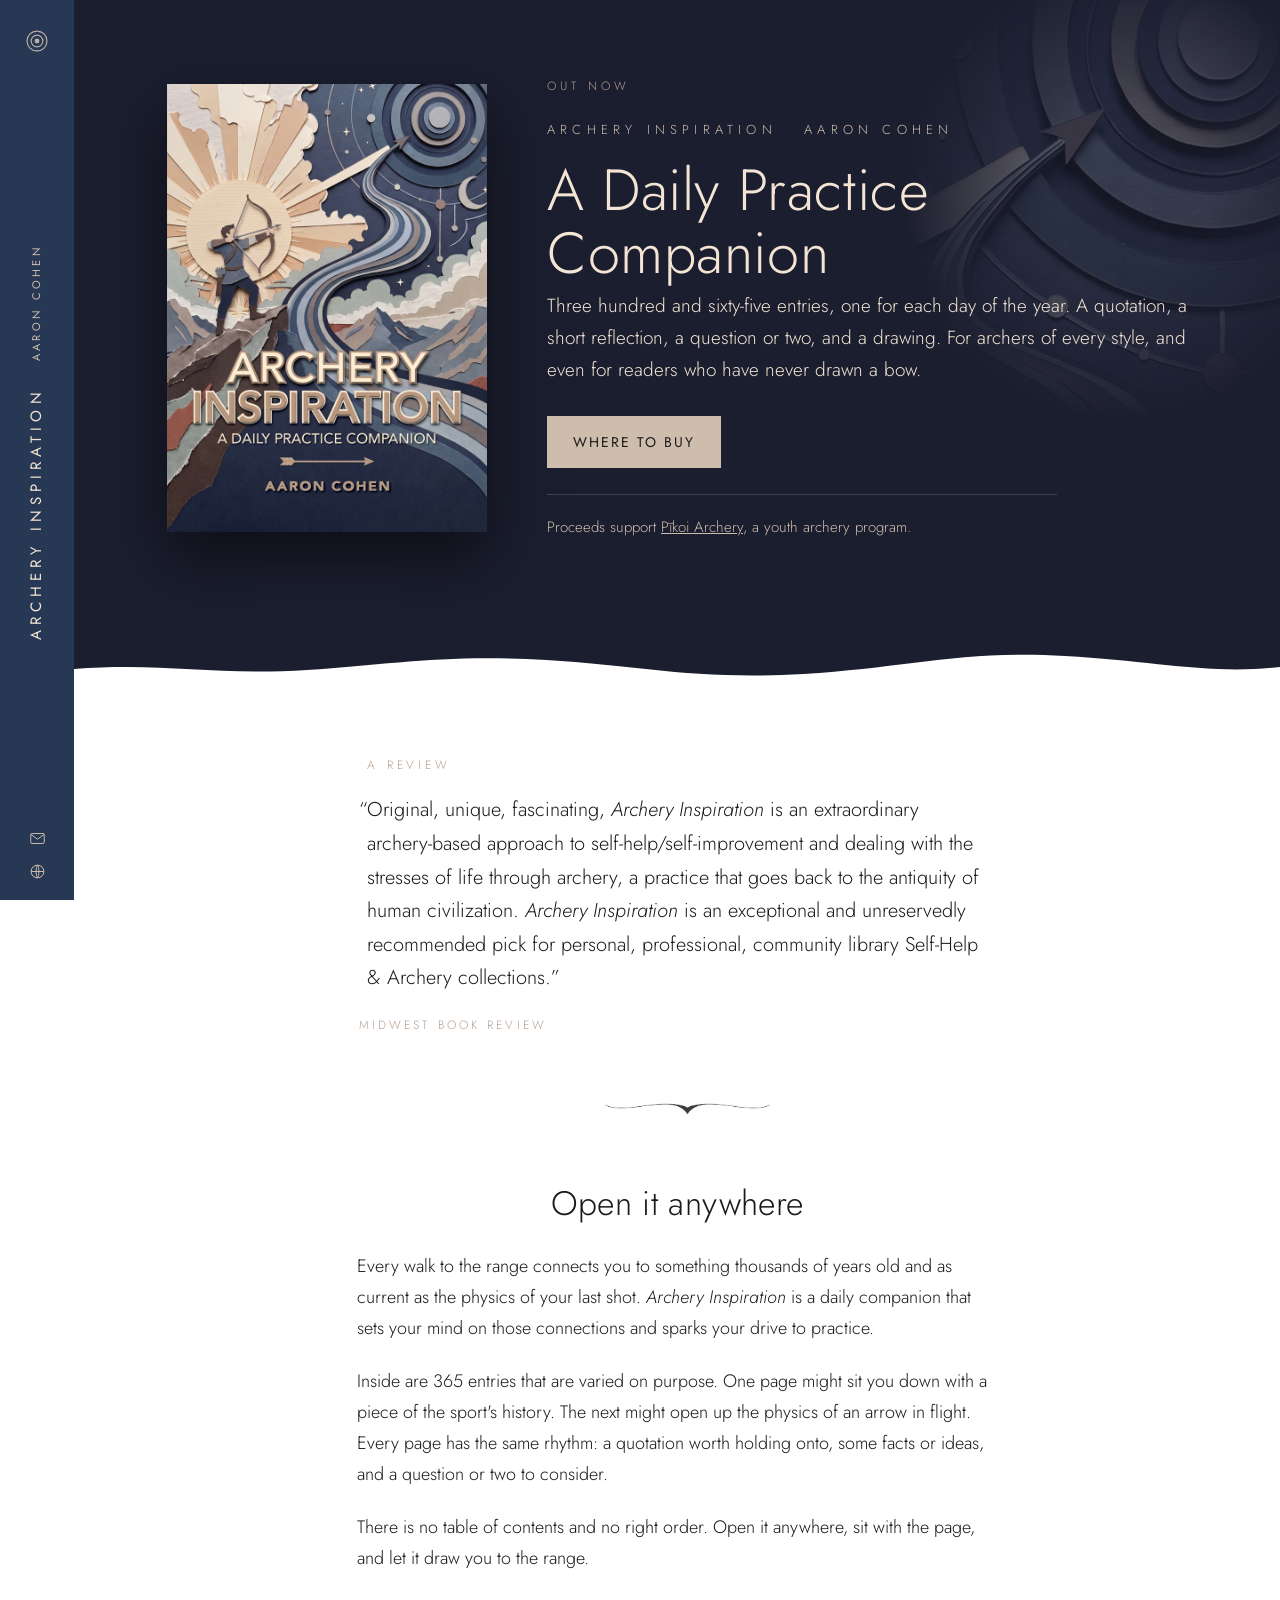
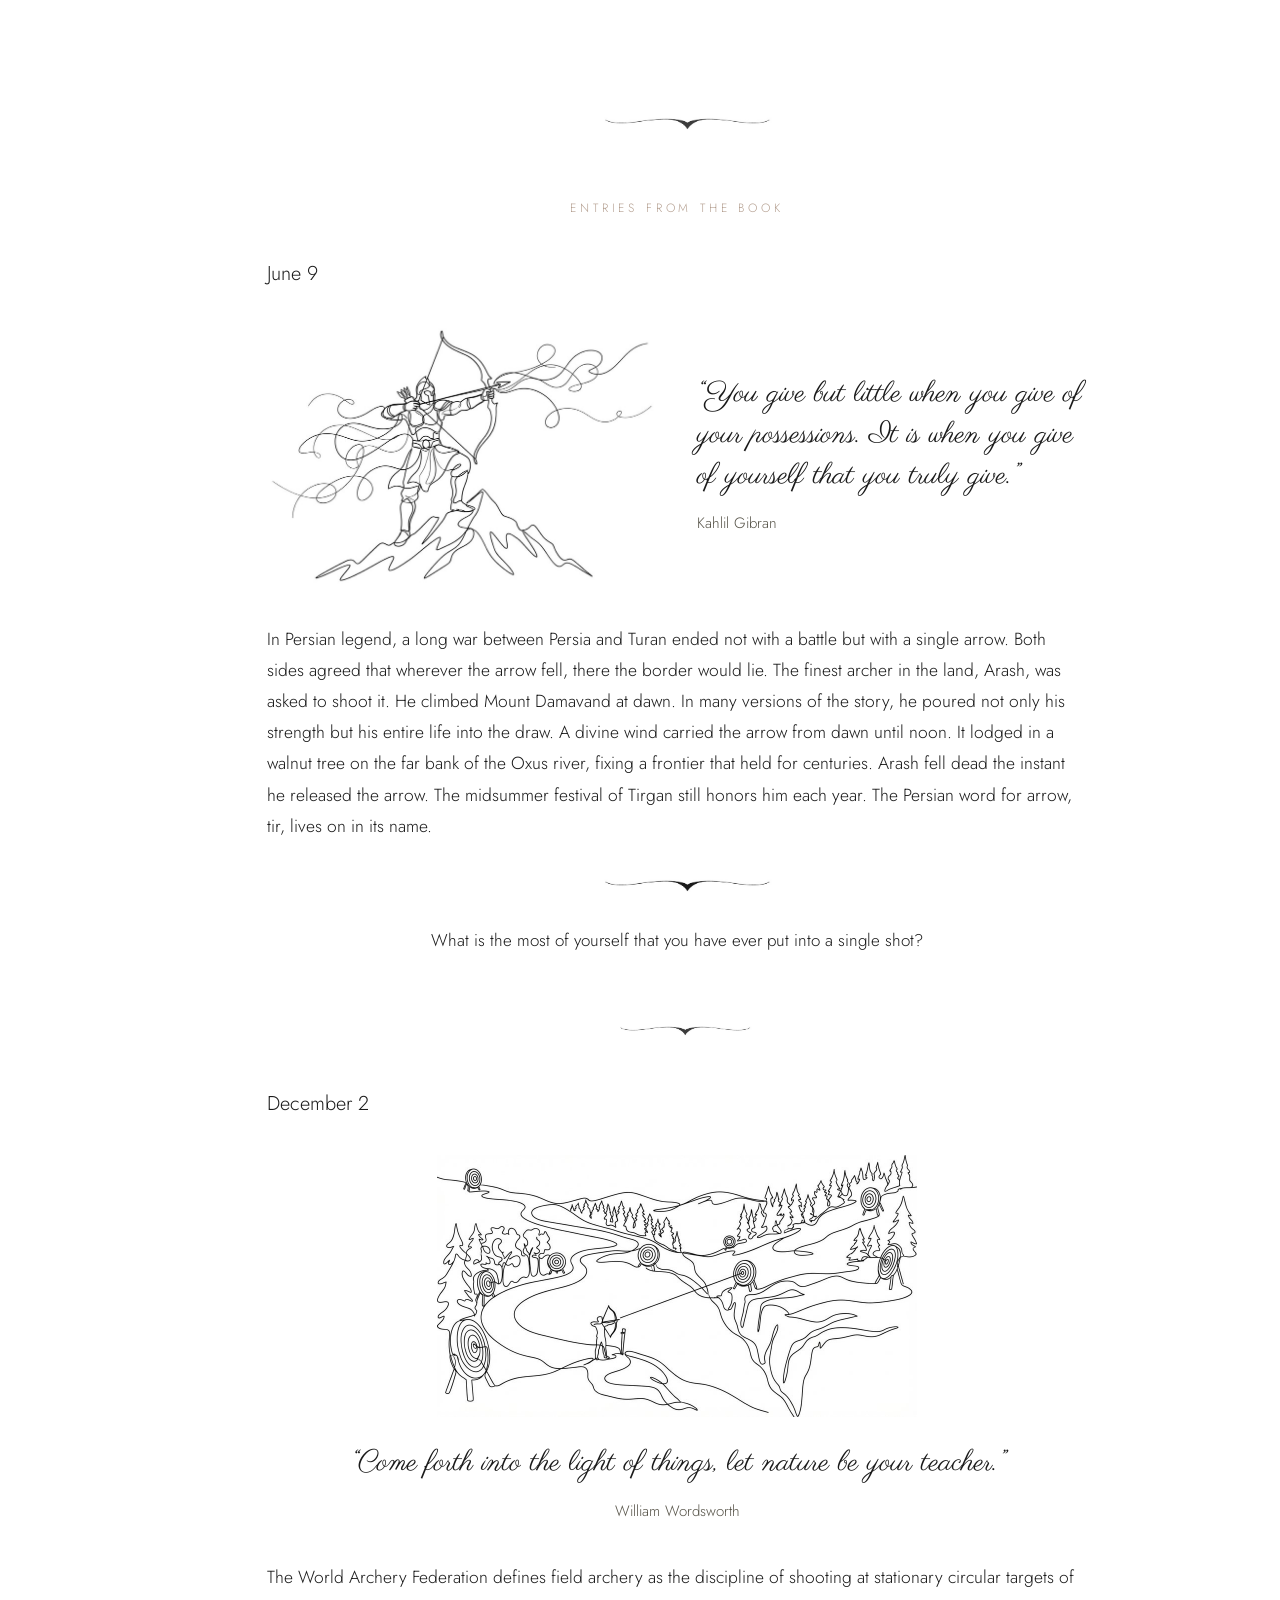
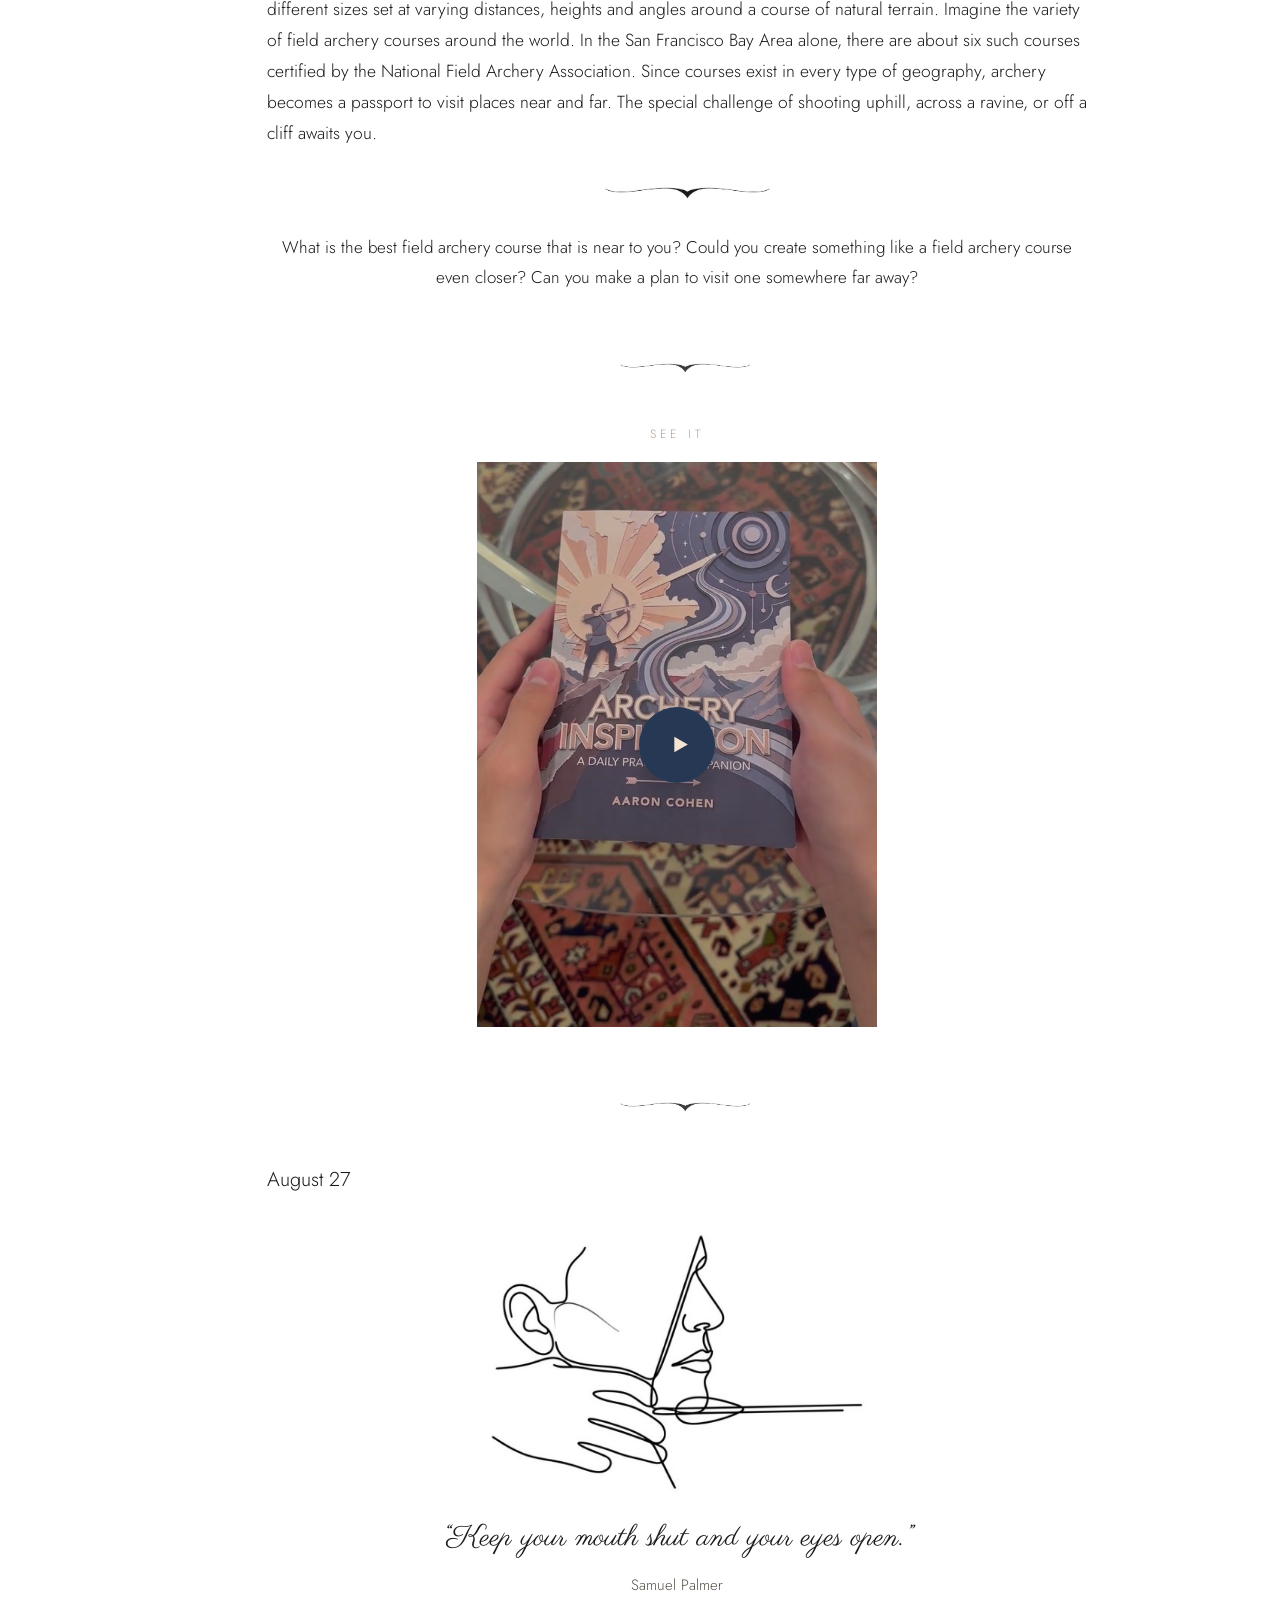
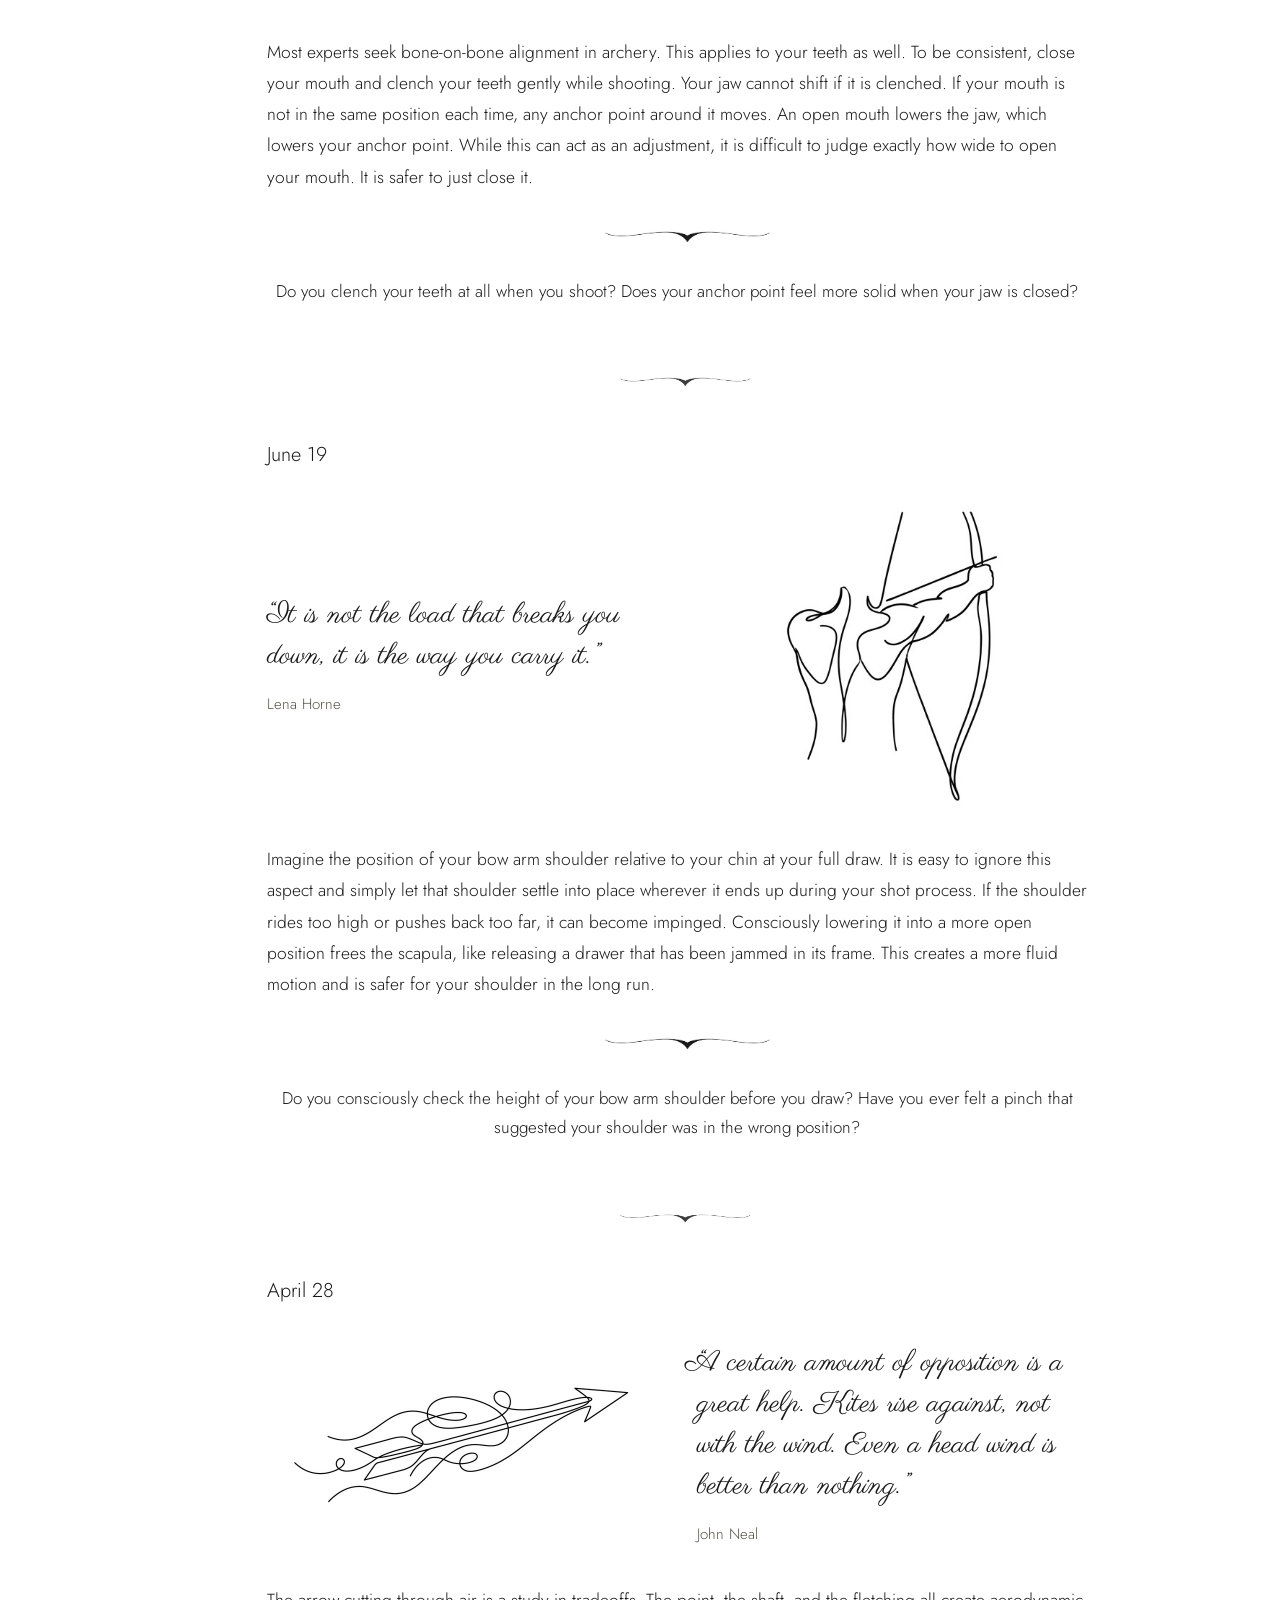
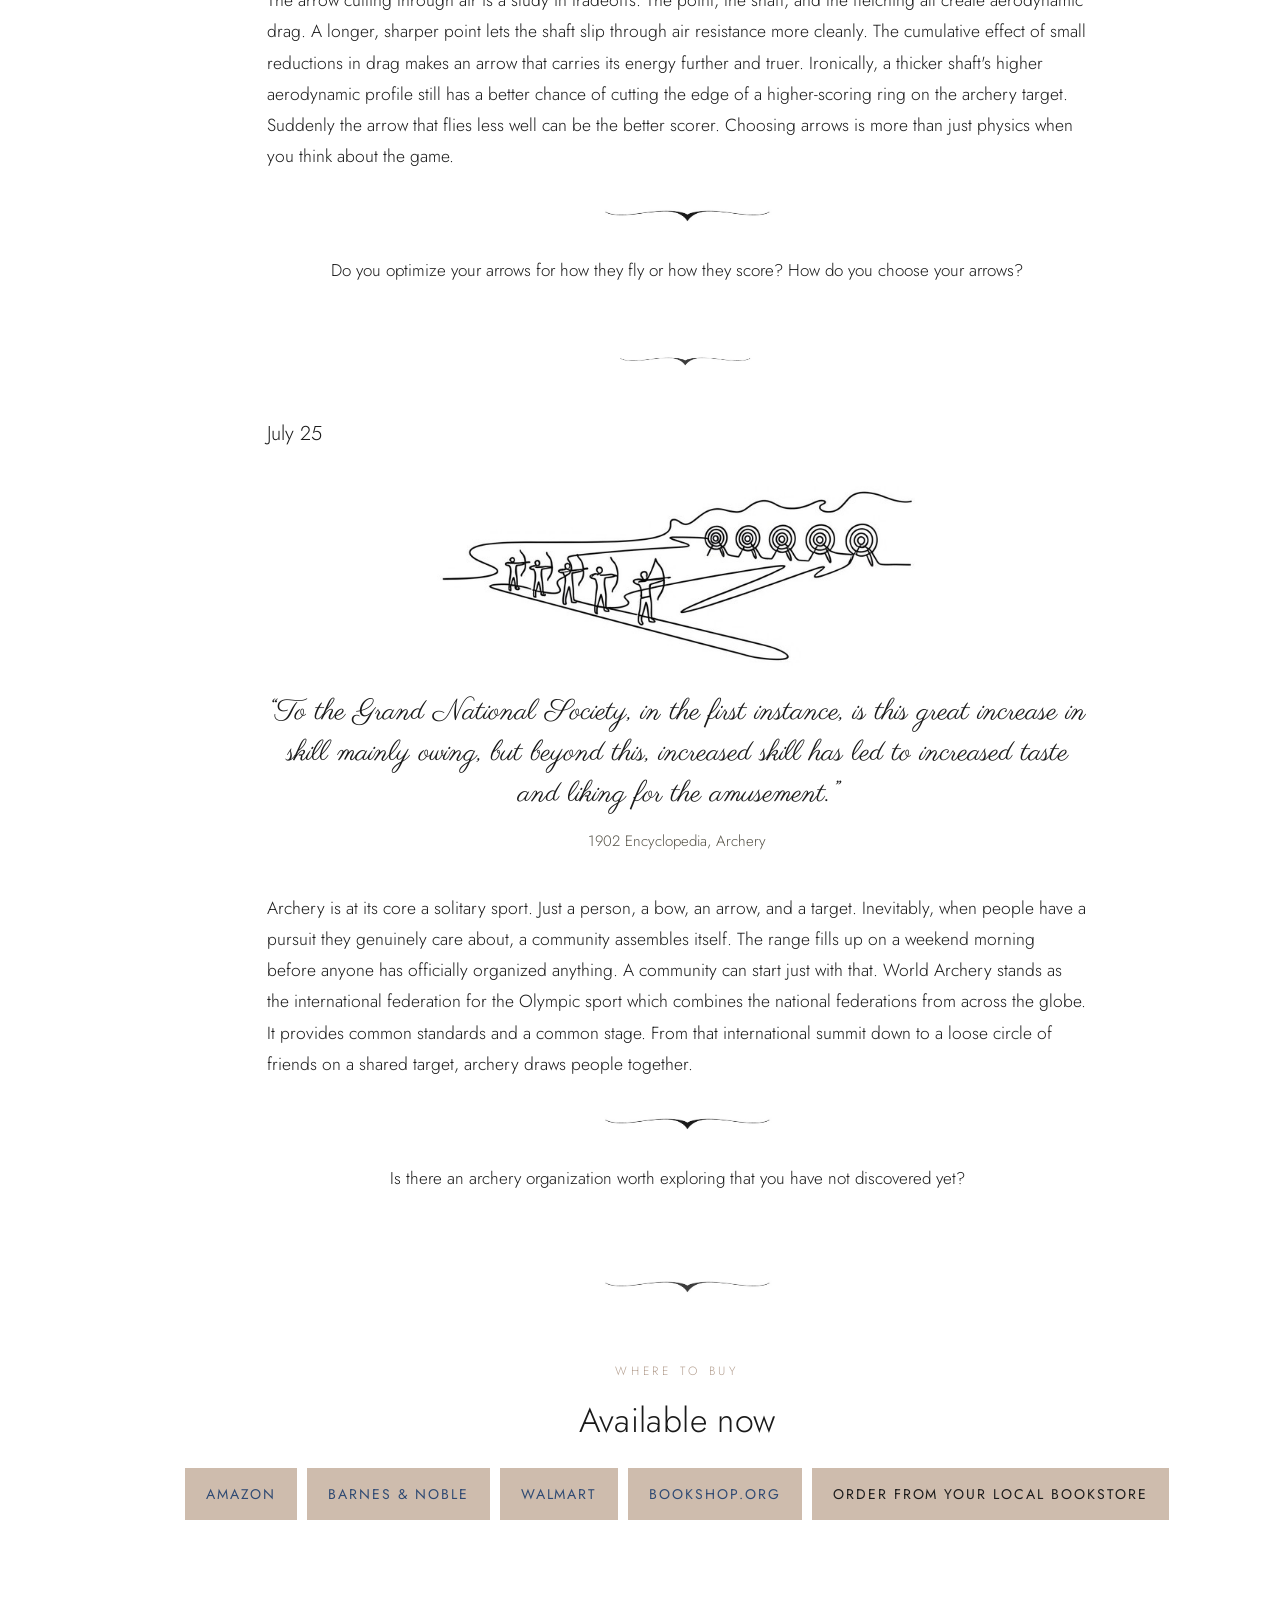
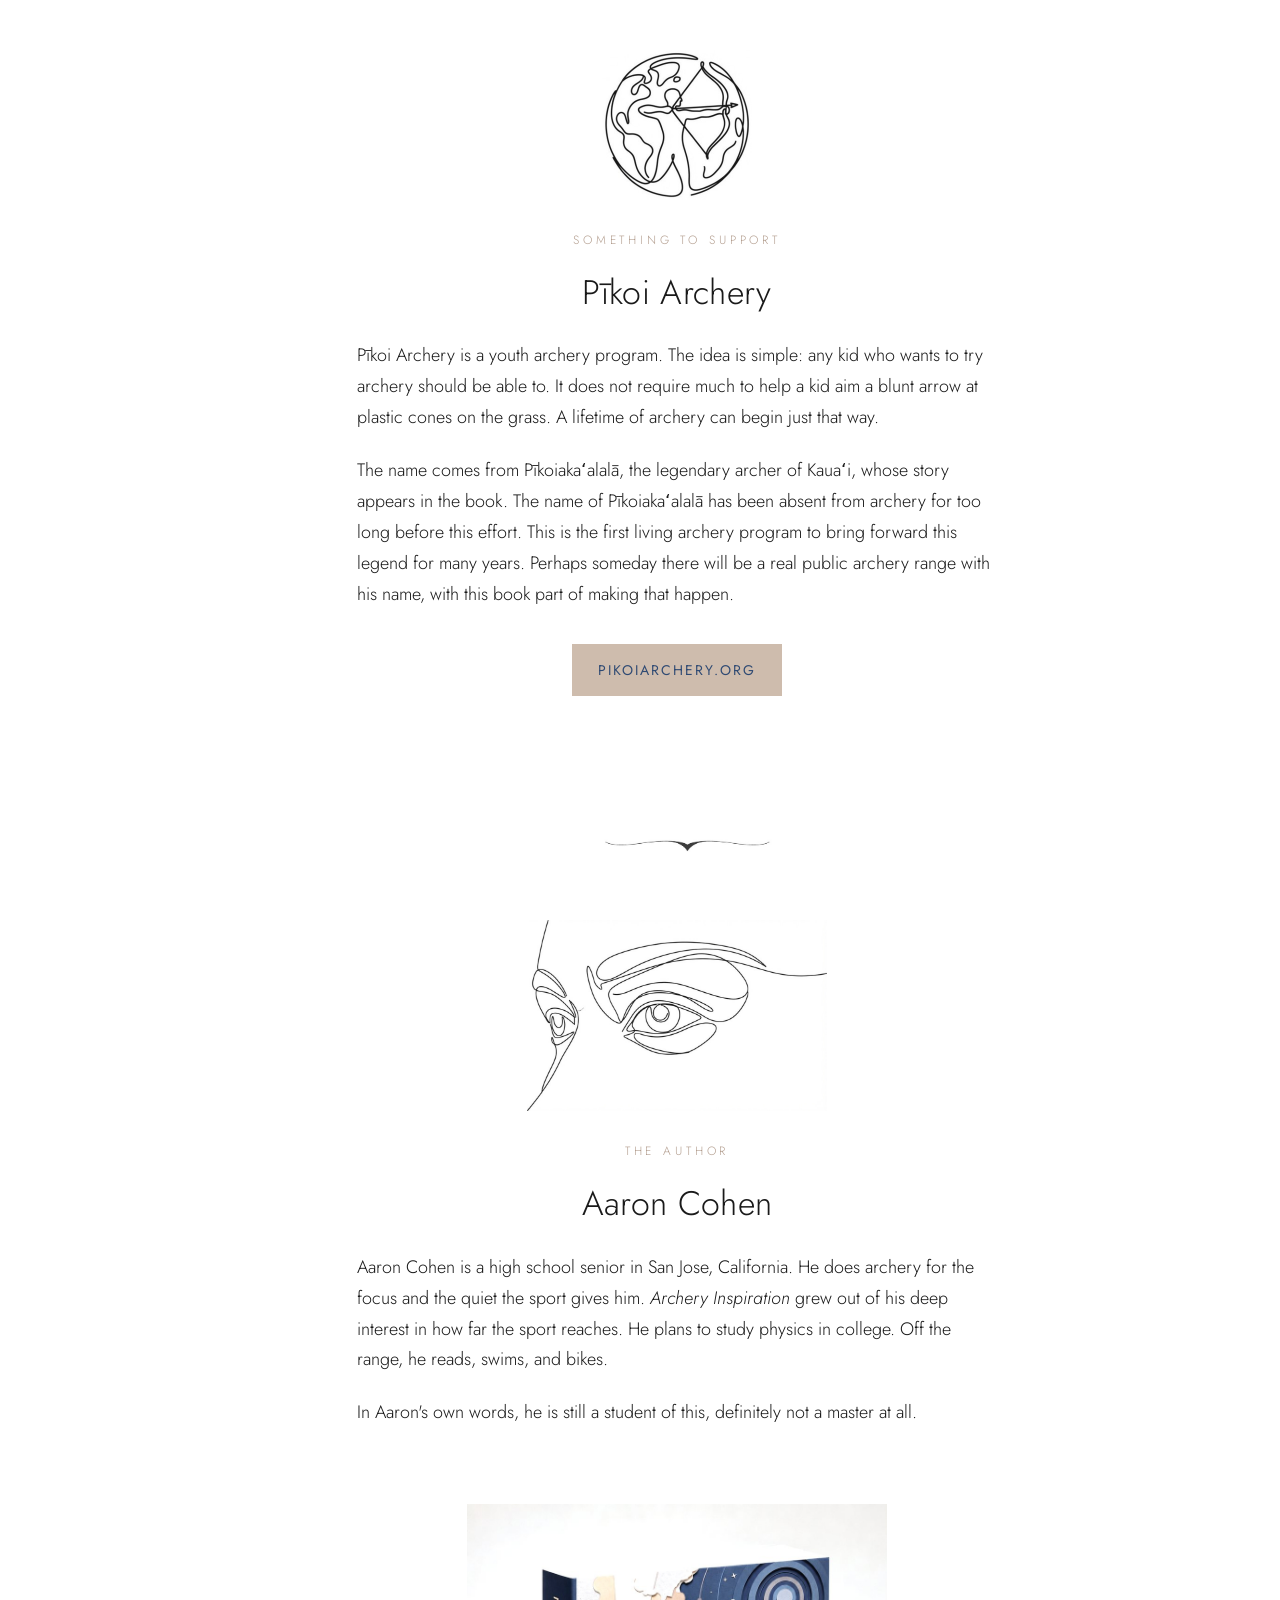
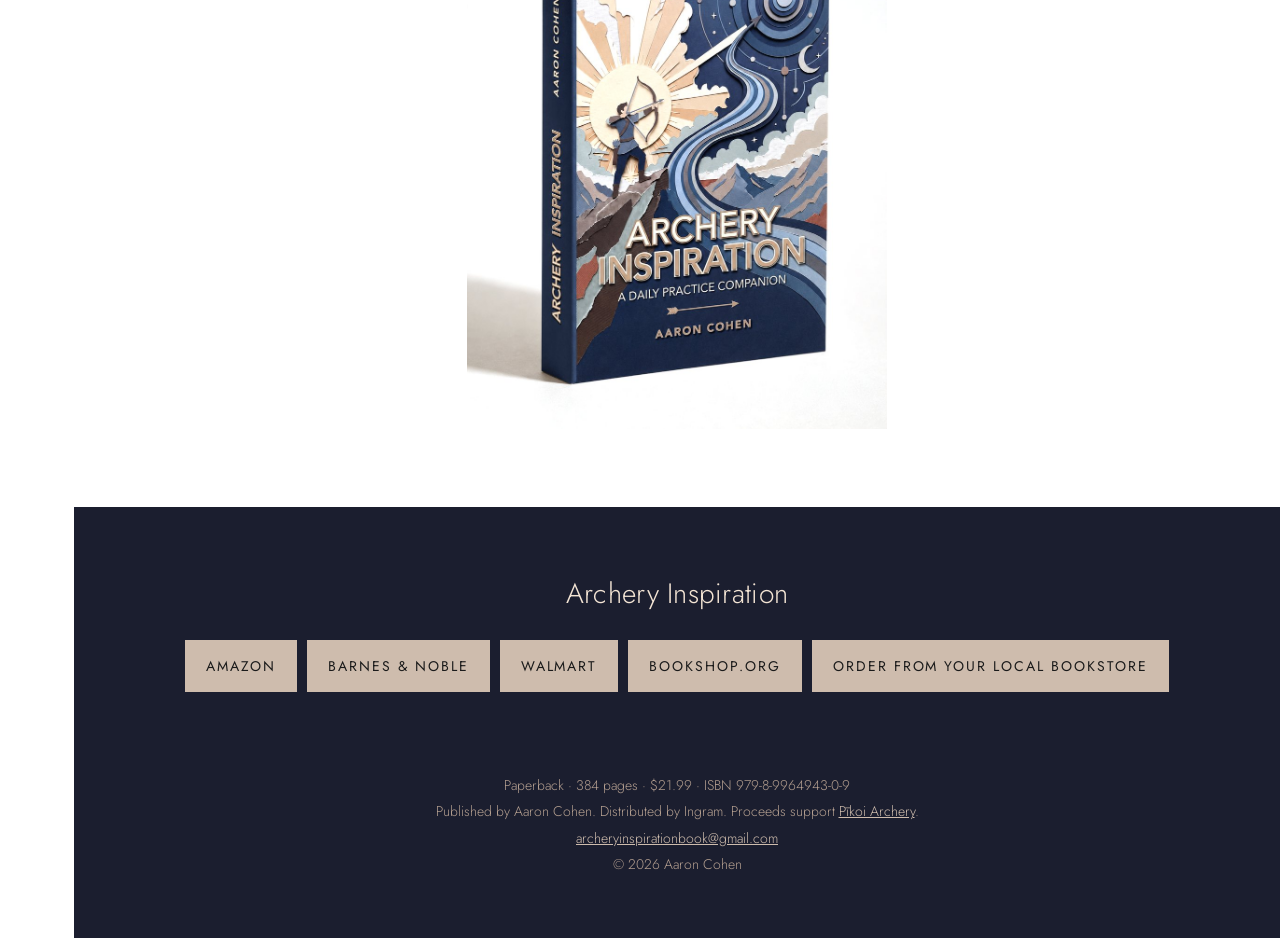
<file: index.html>
<!DOCTYPE html>
<html lang="en">
<head>
<meta charset="utf-8">
<meta name="viewport" content="width=device-width, initial-scale=1">
<title>Archery Inspiration: A Daily Practice Companion by Aaron Cohen</title>
<meta name="description" content="Archery Inspiration by Aaron Cohen. A daily practice companion for archers: 365 entries, each with a quotation, a short reflection, questions, and an original line drawing. Proceeds support Pikoi Archery, a youth archery program.">
<link rel="canonical" href="https://archeryinspirationbook.com/">
<meta name="theme-color" content="#1B1E2F">
<meta name="color-scheme" content="light">

<meta property="og:type" content="book">
<meta property="og:site_name" content="Archery Inspiration">
<meta property="og:title" content="Archery Inspiration: A Daily Practice Companion">
<meta property="og:description" content="Archery Inspiration by Aaron Cohen. A daily practice companion for archers: 365 entries, each with a quotation, a short reflection, questions, and an original line drawing. Proceeds support Pikoi Archery, a youth archery program.">
<meta property="og:url" content="https://archeryinspirationbook.com/">
<meta property="og:image" content="https://archeryinspirationbook.com/img/og-cover.jpg">
<meta property="og:image:width" content="1200">
<meta property="og:image:height" content="630">
<meta property="og:image:alt" content="The cover of Archery Inspiration by Aaron Cohen">
<meta name="twitter:card" content="summary_large_image">
<meta name="twitter:title" content="Archery Inspiration: A Daily Practice Companion">
<meta name="twitter:description" content="Archery Inspiration by Aaron Cohen. A daily practice companion for archers: 365 entries, each with a quotation, a short reflection, questions, and an original line drawing. Proceeds support Pikoi Archery, a youth archery program.">
<meta name="twitter:image" content="https://archeryinspirationbook.com/img/og-cover.jpg">

<link rel="icon" href="favicon.ico" sizes="any">
<link rel="icon" href="favicon.svg" type="image/svg+xml">
<link rel="apple-touch-icon" href="apple-touch-icon.png">

<link rel="preconnect" href="https://fonts.googleapis.com">
<link rel="preconnect" href="https://fonts.gstatic.com" crossorigin>
<link rel="stylesheet" href="https://fonts.googleapis.com/css2?family=Jost:wght@300;400;500&amp;family=Parisienne&amp;display=swap">
<link rel="stylesheet" href="css/site.css">

<script type="application/ld+json">
{
  "@context": "https://schema.org",
  "@type": "Book",
  "name": "Archery Inspiration: A Daily Practice Companion",
  "author": { "@type": "Person", "name": "Aaron Cohen" },
  "isbn": "9798996494309",
  "bookFormat": "https://schema.org/Paperback",
  "numberOfPages": 384,
  "inLanguage": "en",
  "image": "https://archeryinspirationbook.com/img/og-cover.jpg",
  "description": "Archery Inspiration by Aaron Cohen. A daily practice companion for archers: 365 entries, each with a quotation, a short reflection, questions, and an original line drawing. Proceeds support Pikoi Archery, a youth archery program.",
  "offers": {
    "@type": "Offer",
    "price": "21.99",
    "priceCurrency": "USD",
    "availability": "https://schema.org/InStock",
    "url": "https://www.amazon.com/dp/B0HF1HTM5K"
  }
}
</script>
</head>
<body>

<a class="skip" href="#main">Skip to content</a>

<!-- =============================================================== the spine rail -->
<div class="spine" role="complementary" aria-label="Archery Inspiration">
  <svg class="spine__mark" viewBox="0 0 24 24" fill="none" stroke="#CEBCAD" stroke-width="1.1" aria-hidden="true">
    <circle cx="12" cy="12" r="9.2"></circle><circle cx="12" cy="12" r="5.4"></circle><circle cx="12" cy="12" r="1.7" fill="#CEBCAD"></circle>
  </svg>
  <div class="spine__type">
    <span>Archery Inspiration</span>
    <span class="spine__author">Aaron Cohen</span>
  </div>
  <div class="spine__social">
    <a href="mailto:archeryinspirationbook@gmail.com" aria-label="Email the project">
      <svg viewBox="0 0 24 24" fill="none" stroke="currentColor" stroke-width="1.4" aria-hidden="true"><rect x="2.5" y="5" width="19" height="14" rx="1.5"></rect><path d="M3 6.5l9 6.5 9-6.5"></path></svg>
    </a>
    <a href="https://pikoiarchery.org" target="_blank" rel="noopener" aria-label="Pikoi Archery">
      <svg viewBox="0 0 24 24" fill="none" stroke="currentColor" stroke-width="1.4" aria-hidden="true"><circle cx="12" cy="12" r="9"></circle><path d="M3 12h18M12 3c2.6 3 2.6 15 0 18M12 3c-2.6 3-2.6 15 0 18"></path></svg>
    </a>
  </div>
</div>

<!-- ========================================================== narrow-screen bar -->
<div class="topbar">
  <span class="topbar__title">Archery Inspiration</span>
  <a class="topbar__buy" href="#buy">Buy</a>
</div>

<div class="page" id="main">

  <!-- ============================================================= hero -->
  <header class="hero">
    <img class="hero__sky" src="img/hero-sky.jpg" width="1100" height="1125" alt="" aria-hidden="true" decoding="async">
    <div class="hero__inner">
      <img class="hero__cover" src="img/cover.jpg" width="720" height="1008" alt="Cover of Archery Inspiration, a paper-cut illustration of an archer on a cliff drawing against a rising sun, with a river ribboning up into concentric target rings" decoding="async" fetchpriority="high">
      <div>
        <p class="hero__eyebrow">Out now</p>
        <span class="hero__title"><span>Archery Inspiration</span><span>Aaron Cohen</span></span>
        <h1>A Daily Practice Companion</h1>
        <p class="hero__lede">Three hundred and sixty-five entries, one for each day of the year. A quotation, a short reflection, a question or two, and a drawing. For archers of every style, and even for readers who have never drawn a bow.</p>
        <a class="btn" href="#buy">Where to buy</a>
        <p class="hero__proceeds">Proceeds support <a href="https://pikoiarchery.org" target="_blank" rel="noopener">P&#299;koi Archery</a>, a youth archery program.</p>
      </div>
    </div>
  </header>

  <!-- ================================ the turn: navy opens into the book -->
  <div class="turn">
    <svg class="turn__edge" viewBox="0 0 1200 64" preserveAspectRatio="none" aria-hidden="true">
      <path d="M0 64 L0 40 C 90 33, 140 47, 232 41 C 318 35, 372 25, 470 31 C 566 37, 618 51, 726 45 C 828 39, 884 21, 986 27 C 1076 32, 1130 46, 1200 38 L1200 64 Z" fill="#FFFFFF"></path>
    </svg>
  </div>

    <!-- ======================================================= the review -->
  <section class="band band--paper review" aria-labelledby="review-h">
    <div class="review__wrap">
      <p class="eyebrow review__eyebrow">A review</p>
      <h2 id="review-h" class="vh">What reviewers said</h2>
      <blockquote class="review__quote">&ldquo;Original, unique, fascinating, <em>Archery Inspiration</em> is an extraordinary archery-based approach to self-help/self-improvement and dealing with the stresses of life through archery, a practice that goes back to the antiquity of human civilization. <em>Archery Inspiration</em> is an exceptional and unreservedly recommended pick for personal, professional, community library Self-Help &amp; Archery collections.&rdquo;
        <cite class="review__cite">Midwest Book Review</cite>
      </blockquote>
    </div>
  </section>

  <img class="rule" src="img/flourish.png" width="520" height="55" alt="" aria-hidden="true" style="max-width:190px;" decoding="async" loading="lazy">


  <!-- ================================================= what the book is -->
    <section class="band band--paper sect" aria-labelledby="about-h">
    <div class="wrap">
      <h2 id="about-h">Open it anywhere</h2>
      <p>Every walk to the range connects you to something thousands of years old and as current as the physics of your last shot. <em>Archery Inspiration</em> is a daily companion that sets your mind on those connections and sparks your drive to practice.</p>
      <p>Inside are 365 entries that are varied on purpose. One page might sit you down with a piece of the sport's history. The next might open up the physics of an arrow in flight. Every page has the same rhythm: a quotation worth holding onto, some facts or ideas, and a question or two to consider.</p>
      <p>There is no table of contents and no right order. Open it anywhere, sit with the page, and let it draw you to the range.</p>
    </div>
  </section>

  
  <img class="rule" src="img/flourish.png" width="520" height="55" alt="" aria-hidden="true" style="max-width:190px;" decoding="async" loading="lazy">

  <!-- ==================================================== sample entries -->
  <section class="band band--paper" aria-labelledby="entries-h">
    <div class="entry"><div class="wrap wrap--wide">
      <p class="eyebrow">Entries from the book</p>
      <h2 id="entries-h" class="vh">Sample daily entries</h2>
    </div></div>
      <div class="entry"><div class="wrap wrap--wide"><p class="entry__date">June 9</p><div class="entry__top"><img class="entry__art" src="img/entry-jun09.jpg" width="800" height="535" alt="Single line drawing of an armored archer at full draw on a mountain peak, his cloak streaming behind him" style="max-width:400px;" decoding="async" loading="lazy"><div class="entry__words"><p class="entry__quote">&ldquo;You give but little when you give of your possessions. It is when you give of yourself that you truly give.&rdquo;</p><p class="entry__attrib">Kahlil Gibran</p></div></div><p class="entry__body">In Persian legend, a long war between Persia and Turan ended not with a battle but with a single arrow. Both sides agreed that wherever the arrow fell, there the border would lie. The finest archer in the land, Arash, was asked to shoot it. He climbed Mount Damavand at dawn. In many versions of the story, he poured not only his strength but his entire life into the draw. A divine wind carried the arrow from dawn until noon. It lodged in a walnut tree on the far bank of the Oxus river, fixing a frontier that held for centuries. Arash fell dead the instant he released the arrow. The midsummer festival of Tirgan still honors him each year. The Persian word for arrow, tir, lives on in its name.</p><img class="entry__flourish" src="img/flourish.png" width="520" height="55" alt="" aria-hidden="true" style="max-width:190px;" decoding="async" loading="lazy"><p class="entry__q">What is the most of yourself that you have ever put into a single shot?</p></div></div>
      <img class="rule rule--tight" src="img/flourish.png" width="520" height="55" alt="" aria-hidden="true" decoding="async" loading="lazy">
      <div class="entry"><div class="wrap wrap--wide"><p class="entry__date">December 2</p><div class="entry__top entry__top--stack"><img class="entry__art" src="img/entry-dec02.jpg" width="960" height="524" alt="Single line drawing of a field archery course winding through hills and pines, with targets set at varying distances" style="max-width:480px;" decoding="async" loading="lazy"><div class="entry__words"><p class="entry__quote">&ldquo;Come forth into the light of things, let nature be your teacher.&rdquo;</p><p class="entry__attrib">William Wordsworth</p></div></div><p class="entry__body">The World Archery Federation defines field archery as the discipline of shooting at stationary circular targets of different sizes set at varying distances, heights and angles around a course of natural terrain. Imagine the variety of field archery courses around the world. In the San Francisco Bay Area alone, there are about six such courses certified by the National Field Archery Association. Since courses exist in every type of geography, archery becomes a passport to visit places near and far. The special challenge of shooting uphill, across a ravine, or off a cliff awaits you.</p><img class="entry__flourish" src="img/flourish.png" width="520" height="55" alt="" aria-hidden="true" style="max-width:190px;" decoding="async" loading="lazy"><p class="entry__q">What is the best field archery course that is near to you? Could you create something like a field archery course even closer? Can you make a plan to visit one somewhere far away?</p></div></div>
      <img class="rule rule--tight" src="img/flourish.png" width="520" height="55" alt="" aria-hidden="true" decoding="async" loading="lazy">
      <section class="band band--paper film" aria-labelledby="film-h">
        <div class="wrap wrap--wide">
          <p class="eyebrow">See it</p>
          <h2 id="film-h" class="vh">A look at the printed book</h2>
          <div class="film__stage" id="film-stage">
            <button class="film__btn" type="button" id="film-play">
              <img class="film__poster" src="img/video-poster.jpg" width="640" height="902" alt="A copy of Archery Inspiration held in two hands" decoding="async" loading="lazy">
              <span class="film__scrim"></span>
              <span class="film__play"><svg viewBox="0 0 24 24" fill="#F3E4D4" aria-hidden="true"><path d="M7 4.5v15l13-7.5z"></path></svg></span>
            </button>
          </div>
        </div>
      </section>
      <img class="rule rule--tight" src="img/flourish.png" width="520" height="55" alt="" aria-hidden="true" decoding="async" loading="lazy">
      <div class="entry"><div class="wrap wrap--wide"><p class="entry__date">August 27</p><div class="entry__top entry__top--stack"><img class="entry__art" src="img/entry-aug27.jpg" width="505" height="347" alt="Single line drawing of an archer's face in profile at anchor, the drawing hand against the jaw" style="max-width:380px;" decoding="async" loading="lazy"><div class="entry__words"><p class="entry__quote">&ldquo;Keep your mouth shut and your eyes open.&rdquo;</p><p class="entry__attrib">Samuel Palmer</p></div></div><p class="entry__body">Most experts seek bone-on-bone alignment in archery. This applies to your teeth as well. To be consistent, close your mouth and clench your teeth gently while shooting. Your jaw cannot shift if it is clenched. If your mouth is not in the same position each time, any anchor point around it moves. An open mouth lowers the jaw, which lowers your anchor point. While this can act as an adjustment, it is difficult to judge exactly how wide to open your mouth. It is safer to just close it.</p><img class="entry__flourish" src="img/flourish.png" width="520" height="55" alt="" aria-hidden="true" style="max-width:190px;" decoding="async" loading="lazy"><p class="entry__q">Do you clench your teeth at all when you shoot? Does your anchor point feel more solid when your jaw is closed?</p></div></div>
      <img class="rule rule--tight" src="img/flourish.png" width="520" height="55" alt="" aria-hidden="true" decoding="async" loading="lazy">
      <div class="entry"><div class="wrap wrap--wide"><p class="entry__date">June 19</p><div class="entry__top entry__top--reverse"><img class="entry__art" src="img/entry-jun19.jpg" width="305" height="416" alt="Single line drawing of a bow arm shoulder and scapula at full draw" style="max-width:220px;" decoding="async" loading="lazy"><div class="entry__words"><p class="entry__quote">&ldquo;It is not the load that breaks you down, it is the way you carry it.&rdquo;</p><p class="entry__attrib">Lena Horne</p></div></div><p class="entry__body">Imagine the position of your bow arm shoulder relative to your chin at your full draw. It is easy to ignore this aspect and simply let that shoulder settle into place wherever it ends up during your shot process. If the shoulder rides too high or pushes back too far, it can become impinged. Consciously lowering it into a more open position frees the scapula, like releasing a drawer that has been jammed in its frame. This creates a more fluid motion and is safer for your shoulder in the long run.</p><img class="entry__flourish" src="img/flourish.png" width="520" height="55" alt="" aria-hidden="true" style="max-width:190px;" decoding="async" loading="lazy"><p class="entry__q">Do you consciously check the height of your bow arm shoulder before you draw? Have you ever felt a pinch that suggested your shoulder was in the wrong position?</p></div></div>
      <img class="rule rule--tight" src="img/flourish.png" width="520" height="55" alt="" aria-hidden="true" decoding="async" loading="lazy">
      <div class="entry"><div class="wrap wrap--wide"><p class="entry__date">April 28</p><div class="entry__top"><img class="entry__art" src="img/entry-apr28.jpg" width="680" height="244" alt="Single line drawing of an arrow point and shaft cutting through swirling air" style="max-width:340px;" decoding="async" loading="lazy"><div class="entry__words"><p class="entry__quote">&ldquo;A certain amount of opposition is a great help. Kites rise against, not with the wind. Even a head wind is better than nothing.&rdquo;</p><p class="entry__attrib">John Neal</p></div></div><p class="entry__body">The arrow cutting through air is a study in tradeoffs. The point, the shaft, and the fletching all create aerodynamic drag. A longer, sharper point lets the shaft slip through air resistance more cleanly. The cumulative effect of small reductions in drag makes an arrow that carries its energy further and truer. Ironically, a thicker shaft's higher aerodynamic profile still has a better chance of cutting the edge of a higher-scoring ring on the archery target. Suddenly the arrow that flies less well can be the better scorer. Choosing arrows is more than just physics when you think about the game.</p><img class="entry__flourish" src="img/flourish.png" width="520" height="55" alt="" aria-hidden="true" style="max-width:190px;" decoding="async" loading="lazy"><p class="entry__q">Do you optimize your arrows for how they fly or how they score? How do you choose your arrows?</p></div></div>
      <img class="rule rule--tight" src="img/flourish.png" width="520" height="55" alt="" aria-hidden="true" decoding="async" loading="lazy">
      <div class="entry"><div class="wrap wrap--wide"><p class="entry__date">July 25</p><div class="entry__top entry__top--stack"><img class="entry__art" src="img/entry-jul25.jpg" width="651" height="244" alt="Single line drawing of a line of archers shooting at a row of targets across an open field" style="max-width:480px;" decoding="async" loading="lazy"><div class="entry__words"><p class="entry__quote">&ldquo;To the Grand National Society, in the first instance, is this great increase in skill mainly owing, but beyond this, increased skill has led to increased taste and liking for the amusement.&rdquo;</p><p class="entry__attrib">1902 Encyclopedia, Archery</p></div></div><p class="entry__body">Archery is at its core a solitary sport. Just a person, a bow, an arrow, and a target. Inevitably, when people have a pursuit they genuinely care about, a community assembles itself. The range fills up on a weekend morning before anyone has officially organized anything. A community can start just with that. World Archery stands as the international federation for the Olympic sport which combines the national federations from across the globe. It provides common standards and a common stage. From that international summit down to a loose circle of friends on a shared target, archery draws people together.</p><img class="entry__flourish" src="img/flourish.png" width="520" height="55" alt="" aria-hidden="true" style="max-width:190px;" decoding="async" loading="lazy"><p class="entry__q">Is there an archery organization worth exploring that you have not discovered yet?</p></div></div>
  </section>

  
  <img class="rule" src="img/flourish.png" width="520" height="55" alt="" aria-hidden="true" style="max-width:190px;" decoding="async" loading="lazy">

  <!-- ============================================================ buy row -->
  <section class="band band--paper buy" id="buy" aria-labelledby="buy-h">
    <div class="wrap wrap--wide">
      <p class="eyebrow">Where to buy</p>
      <h2 id="buy-h">Available now</h2>
      <div class="buy__row"><a class="btn" href="https://www.amazon.com/dp/B0HF1HTM5K" target="_blank" rel="noopener" data-retailer="amazon">Amazon</a><a class="btn" href="https://www.barnesandnoble.com/w/archery-inspiration-aaron-cohen/1151065997" target="_blank" rel="noopener" data-retailer="barnes-and-noble">Barnes &amp; Noble</a><a class="btn" href="https://www.walmart.com/ip/Archery-Inspiration-Paperback-9798996494309/20818621882" target="_blank" rel="noopener" data-retailer="walmart">Walmart</a><a class="btn" href="https://bookshop.org/p/books/archery-inspiration/06f52ea9d5ba29b6?ean=9798996494309" target="_blank" rel="noopener" data-retailer="bookshop">Bookshop.org</a><button class="btn" type="button" data-local="buy-note">Order from your local bookstore</button></div>
      <p class="buy__note" id="buy-note" role="status"></p>
    </div>
  </section>

  <!-- ============================================================== pikoi -->
  <section class="band band--paper sect" aria-labelledby="pikoi-h">
    <div class="wrap">
      <img class="marker" src="img/marker-globe.jpg" width="300" height="300" alt="" aria-hidden="true" style="max-width:150px;" decoding="async" loading="lazy">
      <p class="eyebrow">Something to support</p>
      <h2 id="pikoi-h">P&#299;koi Archery</h2>
      <p>P&#299;koi Archery is a youth archery program. The idea is simple: any kid who wants to try archery should be able to. It does not require much to help a kid aim a blunt arrow at plastic cones on the grass. A lifetime of archery can begin just that way.</p>
      <p>The name comes from P&#299;koiaka&#699;alal&#257;, the legendary archer of Kaua&#699;i, whose story appears in the book. The name of P&#299;koiaka&#699;alal&#257; has been absent from archery for too long before this effort. This is the first living archery program to bring forward this legend for many years. Perhaps someday there will be a real public archery range with his name, with this book part of making that happen.</p>
      <p style="text-align:center;margin-top:34px;"><a class="btn" href="https://pikoiarchery.org" target="_blank" rel="noopener">pikoiarchery.org</a></p>
    </div>
  </section>

  
  <img class="rule" src="img/flourish.png" width="520" height="55" alt="" aria-hidden="true" style="max-width:190px;" decoding="async" loading="lazy">

  <!-- ============================================================= author -->
  <section class="band band--paper sect" aria-labelledby="author-h">
    <div class="wrap">
      <img class="marker" src="img/draw-eyes.jpg" width="900" height="572" alt="" aria-hidden="true" style="max-width:300px;" decoding="async" loading="lazy">
      <p class="eyebrow">The Author</p>
      <h2 id="author-h">Aaron Cohen</h2>
      <p>Aaron Cohen is a high school senior in San Jose, California. He does archery for the focus and the quiet the sport gives him. <em>Archery Inspiration</em> grew out of his deep interest in how far the sport reaches. He plans to study physics in college. Off the range, he reads, swims, and bikes.</p>
      <p>In Aaron's own words, he is still a student of this, definitely not a master at all.</p>
    </div>
  </section>

  <!-- ========================================================= the object -->
  <section class="band band--paper object" aria-labelledby="object-h">
    <div class="wrap">
      <h2 id="object-h" class="vh">The printed book</h2>
      <img class="object__img" src="img/book-3d.jpg" width="900" height="1125" alt="The printed edition of Archery Inspiration standing upright, showing the navy spine and the paper-cut cover" decoding="async" loading="lazy">
    </div>
  </section>

  <!-- ============================================================= footer -->
  <footer class="foot" aria-labelledby="foot-h">
    <div class="wrap wrap--wide">
      <h2 id="foot-h" style="font-size:clamp(22px,2.6vw,28px);margin-bottom:28px;">Archery Inspiration</h2>
      <div class="buy__row"><a class="btn" href="https://www.amazon.com/dp/B0HF1HTM5K" target="_blank" rel="noopener" data-retailer="amazon">Amazon</a><a class="btn" href="https://www.barnesandnoble.com/w/archery-inspiration-aaron-cohen/1151065997" target="_blank" rel="noopener" data-retailer="barnes-and-noble">Barnes &amp; Noble</a><a class="btn" href="https://www.walmart.com/ip/Archery-Inspiration-Paperback-9798996494309/20818621882" target="_blank" rel="noopener" data-retailer="walmart">Walmart</a><a class="btn" href="https://bookshop.org/p/books/archery-inspiration/06f52ea9d5ba29b6?ean=9798996494309" target="_blank" rel="noopener" data-retailer="bookshop">Bookshop.org</a><button class="btn" type="button" data-local="buy-note-foot">Order from your local bookstore</button></div>
      <p class="buy__note buy__note--dark" id="buy-note-foot" role="status"></p>
      <p class="foot__meta">
        Paperback &middot; 384 pages &middot; $21.99 &middot; ISBN 979-8-9964943-0-9<br>
        Published by Aaron Cohen. Distributed by Ingram. Proceeds support <a href="https://pikoiarchery.org" target="_blank" rel="noopener">P&#299;koi Archery</a>.<br>
        <a href="mailto:archeryinspirationbook@gmail.com">archeryinspirationbook@gmail.com</a><br>
        &copy; 2026 Aaron Cohen
      </p>
    </div>
  </footer>

</div>

<script src="js/site.js" defer></script>
</body>
</html>
</file>
<file: css/site.css>
/* ==========================================================================
   Archery Inspiration
   Palette, type and structure follow the Archery Inspiration website build
   brief. Nothing here is invented.
   ========================================================================== */

:root{
  /* palette, straight from the brief */
  --night:#1B1E2F;   /* hero and footer ground */
  --deep:#2A2C3E;
  --spine:#273854;   /* the spine rail */
  --slate:#3C3F52;   /* dividers, muted elements */
  --cream:#F3E4D4;   /* headlines and body text on dark */
  --sand:#CEBCAD;    /* secondary text, button fills */
  --stone:#B49F90;   /* hover states, small accents */
  --paper:#FFFFFF;   /* ground for every section between hero and footer */
  --ink:#1A1A1A;     /* body text and the line drawings on white */
  --ink-soft:#565348;

  --sans:'Jost','Century Gothic','Avenir Next',Avenir,Futura,'Trebuchet MS',sans-serif;
  --script:'Parisienne','Petit Formal Script','Snell Roundhand',cursive;

  --rail:74px;
  --measure:640px;
}

*,*::before,*::after{box-sizing:border-box;}

html{scroll-behavior:smooth;}
@media (prefers-reduced-motion:reduce){html{scroll-behavior:auto;}}

body{
  margin:0;
  background:var(--paper);
  color:var(--ink);
  font-family:var(--sans);
  font-weight:300;
  font-size:18px;
  line-height:1.72;
  -webkit-font-smoothing:antialiased;
  -moz-osx-font-smoothing:grayscale;
}
img{max-width:100%;}
:focus-visible{outline:2px solid var(--stone);outline-offset:3px;}

.vh{position:absolute;width:1px;height:1px;overflow:hidden;clip:rect(0 0 0 0);white-space:nowrap;}

.skip{
  position:absolute;left:-9999px;top:0;z-index:60;
  background:var(--sand);color:var(--ink);padding:12px 18px;
  font-size:14px;letter-spacing:.12em;text-transform:uppercase;text-decoration:none;
}
.skip:focus{left:calc(var(--rail) + 12px);}

/* ------------------------------------------------------------ spine rail */
.spine{
  position:fixed;top:0;left:0;bottom:0;width:var(--rail);
  background:var(--spine);
  display:flex;flex-direction:column;align-items:center;justify-content:space-between;
  padding:28px 0 20px;z-index:40;
}
.spine__mark{width:26px;height:26px;flex:none;opacity:.9;}
.spine__type{
  writing-mode:vertical-rl;transform:rotate(180deg);
  display:flex;align-items:center;gap:26px;
  color:var(--cream);font-weight:400;letter-spacing:.34em;
  text-transform:uppercase;font-size:15px;white-space:nowrap;
}
.spine__author{font-size:11px;color:var(--sand);letter-spacing:.3em;}
.spine__social{display:flex;flex-direction:column;gap:16px;flex:none;}
.spine__social a{display:block;color:var(--sand);transition:color .18s ease;}
.spine__social a:hover{color:var(--cream);}
.spine__social svg{display:block;width:17px;height:17px;}

/* -------------------------------------------------------- narrow top bar */
.topbar{
  display:none;position:sticky;top:0;z-index:40;background:var(--spine);
  padding:11px 16px;align-items:center;justify-content:space-between;gap:14px;
}
.topbar__title{
  color:var(--cream);font-size:13px;letter-spacing:.22em;text-transform:uppercase;
  white-space:nowrap;overflow:hidden;text-overflow:ellipsis;
}
.topbar__buy{
  flex:none;background:var(--sand);color:var(--ink);text-decoration:none;
  font-size:13px;letter-spacing:.12em;text-transform:uppercase;padding:8px 18px;
}

/* -------------------------------------------------------------- scaffold */
.page{margin-left:var(--rail);}
.band{padding:0 28px;}
.band--paper{background:var(--paper);color:var(--ink);}
.wrap{max-width:var(--measure);margin:0 auto;}
.wrap--wide{max-width:820px;}

/* ------------------------------------------------------------------ hero */
.hero{position:relative;overflow:hidden;padding:76px 28px 88px;background:var(--night);}
.hero__sky{
  position:absolute;top:-14%;right:-10%;width:min(720px,72%);height:auto;
  opacity:.30;pointer-events:none;
  -webkit-mask-image:radial-gradient(closest-side at 62% 38%,#000 30%,transparent 82%);
  mask-image:radial-gradient(closest-side at 62% 38%,#000 30%,transparent 82%);
}
.hero__inner{
  position:relative;z-index:1;max-width:1020px;margin:0 auto;
  display:grid;grid-template-columns:minmax(0,320px) minmax(0,1fr);gap:60px;align-items:center;
}
.hero__cover{width:100%;height:auto;display:block;box-shadow:0 26px 60px rgba(0,0,0,.55);}
.hero__eyebrow{font-size:12px;letter-spacing:.34em;text-transform:uppercase;color:var(--stone);margin:0 0 22px;}
.hero h1{
  font-family:var(--sans);font-weight:300;font-size:clamp(38px,5.2vw,58px);
  line-height:1.08;letter-spacing:.01em;margin:0 0 6px;color:var(--cream);text-wrap:balance;
}
.hero__title{
  display:block;font-size:13px;letter-spacing:.4em;text-transform:uppercase;
  color:var(--sand);margin:0 0 18px;
}
.hero__title span{white-space:nowrap;}
.hero__title span+span{margin-left:2.1em;}
@media (max-width:1000px){
  .hero__title span{display:block;}
  .hero__title span+span{margin-left:0;margin-top:7px;}
}
.hero__lede{font-size:19px;line-height:1.68;color:var(--cream);margin:0 0 30px;max-width:34em;}
.hero__proceeds{
  font-size:15px;color:var(--sand);margin:26px 0 0;padding-top:20px;
  border-top:1px solid var(--slate);max-width:34em;
}
.hero__proceeds a{color:var(--sand);}

/* --------------------------------------------------------------- buttons */
.btn{
  display:inline-block;background:var(--sand);color:var(--ink);text-decoration:none;
  font-family:var(--sans);font-weight:400;font-size:14px;letter-spacing:.14em;
  text-transform:uppercase;padding:14px 26px;border:none;cursor:pointer;
  transition:background .18s ease;
}
.btn:hover{background:var(--stone);}

/* ---------------------------------------------------------- the transition */
.turn{background:var(--night);padding:0;position:relative;}
.turn__edge{display:block;width:100%;height:64px;}


/* ---------------------------------------------------------------- sections */
.sect{padding:0 28px 76px;}
.sect--first{padding-top:64px;}
.marker{display:block;margin:0 auto 30px;height:auto;opacity:.92;}
.eyebrow{
  font-size:12px;letter-spacing:.32em;text-transform:uppercase;
  color:var(--stone);margin:0 0 18px;text-align:center;
}
h2{
  font-family:var(--sans);font-weight:300;font-size:clamp(26px,3.4vw,34px);
  line-height:1.24;letter-spacing:.01em;margin:0 0 26px;text-align:center;
  text-wrap:balance;color:var(--ink);
}
.sect p{margin:0 0 22px;}
.sect p:last-child{margin-bottom:0;}
.rule{display:block;margin:64px auto;width:190px;height:auto;opacity:.85;}
.rule--tight{margin:48px auto;width:150px;}

/* -------------------------------------------------------------- the entry */
.entry{padding:0 28px 20px;}
.entry__date{font-size:20px;font-weight:300;color:var(--ink);margin:0 0 34px;}
.entry__top{
  display:grid;grid-template-columns:minmax(0,1fr) minmax(0,1fr);
  gap:40px;align-items:center;margin-bottom:38px;
}
.entry__top--reverse .entry__art{order:2;}
.entry__top--reverse .entry__words{order:1;}
.entry__top--stack{grid-template-columns:1fr;justify-items:center;gap:26px;}
.entry__top--stack .entry__quote,
.entry__top--stack .entry__attrib{text-align:center;}
.entry__art{width:100%;height:auto;display:block;margin:0 auto;}
.entry__quote{
  font-family:var(--script);font-size:clamp(23px,2.8vw,29px);line-height:1.42;
  color:var(--ink);margin:0 0 14px;
}
.entry__attrib{font-size:15px;color:var(--ink-soft);margin:0;}
.entry__body{font-size:17.5px;line-height:1.78;margin:0;}
.entry__flourish{display:block;margin:34px auto 30px;width:190px;height:auto;}
.entry__q{text-align:center;font-size:17px;line-height:1.72;margin:0;color:var(--ink);}

/* ------------------------------------------------------------- video card */
.film{padding:0 28px 24px;text-align:center;}
.film__stage{
  position:relative;max-width:400px;margin:0 auto;
  aspect-ratio:808 / 1140;background:var(--night);
}
.film__btn{
  display:block;position:absolute;inset:0;padding:0;border:0;
  background:none;cursor:pointer;width:100%;height:100%;
}
.film__poster{display:block;width:100%;height:100%;object-fit:cover;}
.film__scrim{
  position:absolute;inset:0;background:rgba(27,30,47,.16);
  transition:background .2s ease;
}
.film__btn:hover .film__scrim{background:rgba(27,30,47,.06);}
.film__play{
  position:absolute;top:50%;left:50%;transform:translate(-50%,-50%);
  width:76px;height:76px;border-radius:50%;background:var(--spine);
  display:flex;align-items:center;justify-content:center;
  box-shadow:0 8px 26px rgba(27,30,47,.34);
  transition:background .18s ease;
}
.film__btn:hover .film__play{background:var(--night);}
.film__play svg{width:25px;height:25px;margin-left:4px;}
.film__video{position:absolute;inset:0;width:100%;height:100%;background:var(--night);}
.film__cap{font-size:15px;color:var(--ink-soft);margin:16px 0 0;}
.film__fallback{
  position:absolute;inset:0;display:flex;flex-direction:column;
  align-items:center;justify-content:center;gap:14px;padding:24px;
  background:var(--night);color:var(--cream);font-size:15px;text-align:center;
}

/* ------------------------------------------------------------- the object */
.object{padding:0 28px 78px;text-align:center;}
.object__img{display:block;margin:0 auto;width:min(420px,78vw);height:auto;}
.object__cap{font-size:16px;line-height:1.7;color:var(--ink);margin:6px auto 0;max-width:34em;}

/* ----------------------------------------------------------------- buy row */
.buy{padding:0 28px 84px;text-align:center;scroll-margin-top:72px;}
.buy .wrap--wide,.foot .wrap--wide{max-width:1080px;}
.buy__row{display:flex;flex-wrap:wrap;justify-content:center;gap:10px;margin:0 0 20px;}
.buy__row .btn{padding-left:21px;padding-right:21px;}
.buy__note{font-size:15px;color:var(--ink-soft);margin:0;min-height:1.7em;}
.buy__note--dark{color:var(--sand);}

/* ------------------------------------------------------------------ footer */
.foot{background:var(--night);color:var(--sand);padding:70px 28px 60px;text-align:center;}
.foot h2{color:var(--cream);}
.foot__meta{font-size:14px;line-height:1.9;margin:34px 0 0;color:var(--stone);}
.foot__meta a{color:var(--sand);}
a{color:var(--spine);}
.band--paper a{color:#2F4A73;}

/* -------------------------------------------------------------- 404 page */
.oops{
  min-height:100vh;background:var(--night);color:var(--cream);
  display:flex;flex-direction:column;align-items:center;justify-content:center;
  gap:24px;padding:40px 28px;text-align:center;
}
.oops h1{font-weight:300;font-size:clamp(28px,5vw,42px);margin:0;color:var(--cream);}
.oops p{margin:0;color:var(--sand);max-width:34em;}

/* --------------------------------------------------------------- responsive */
@media (max-width:1023px){
  .spine{display:none;}
  .topbar{display:flex;}
  .page{margin-left:0;}
  .skip:focus{left:12px;}
  .hero{padding:40px 22px 54px;}
  .hero__inner{grid-template-columns:1fr;gap:38px;justify-items:center;text-align:center;}
  .hero__cover{max-width:200px;}
  .hero__lede,.hero__proceeds{margin-left:auto;margin-right:auto;}
  .entry__top{grid-template-columns:1fr;gap:26px;justify-items:center;}
  .entry__top--reverse .entry__art{order:1;}
  .entry__top--reverse .entry__words{order:2;}
  .entry__date{text-align:center;}
  .entry__quote,.entry__attrib{text-align:center;}
}
@media (max-width:560px){
  body{font-size:17px;}
  .band,.sect,.buy,.entry,.film,.object{padding-left:20px;padding-right:20px;}
  .rule{margin:46px auto;width:150px;}
  .film__stage{max-width:320px;}
  .film__play{width:58px;height:58px;}
}
@media (prefers-reduced-motion:reduce){
  .btn,.film__scrim,.film__play{transition:none;}
}

/* ------------------------------------------------------------ the review */
.review{padding:62px 28px 0;}
.review__wrap{max-width:620px;margin:0 auto;}
.review__eyebrow{text-align:left;}
.review__quote{
  font-family:var(--sans);font-weight:300;
  font-size:20px;line-height:1.68;color:var(--ink);
  margin:0;text-indent:-0.42em;
}
.review__cite{
  display:block;margin:20px 0 0;font-style:normal;
  font-size:12px;letter-spacing:.26em;text-transform:uppercase;color:var(--stone);
}
@media (max-width:560px){
  .review{padding-top:46px;}
  .review__quote{font-size:18px;}
}
</file>
